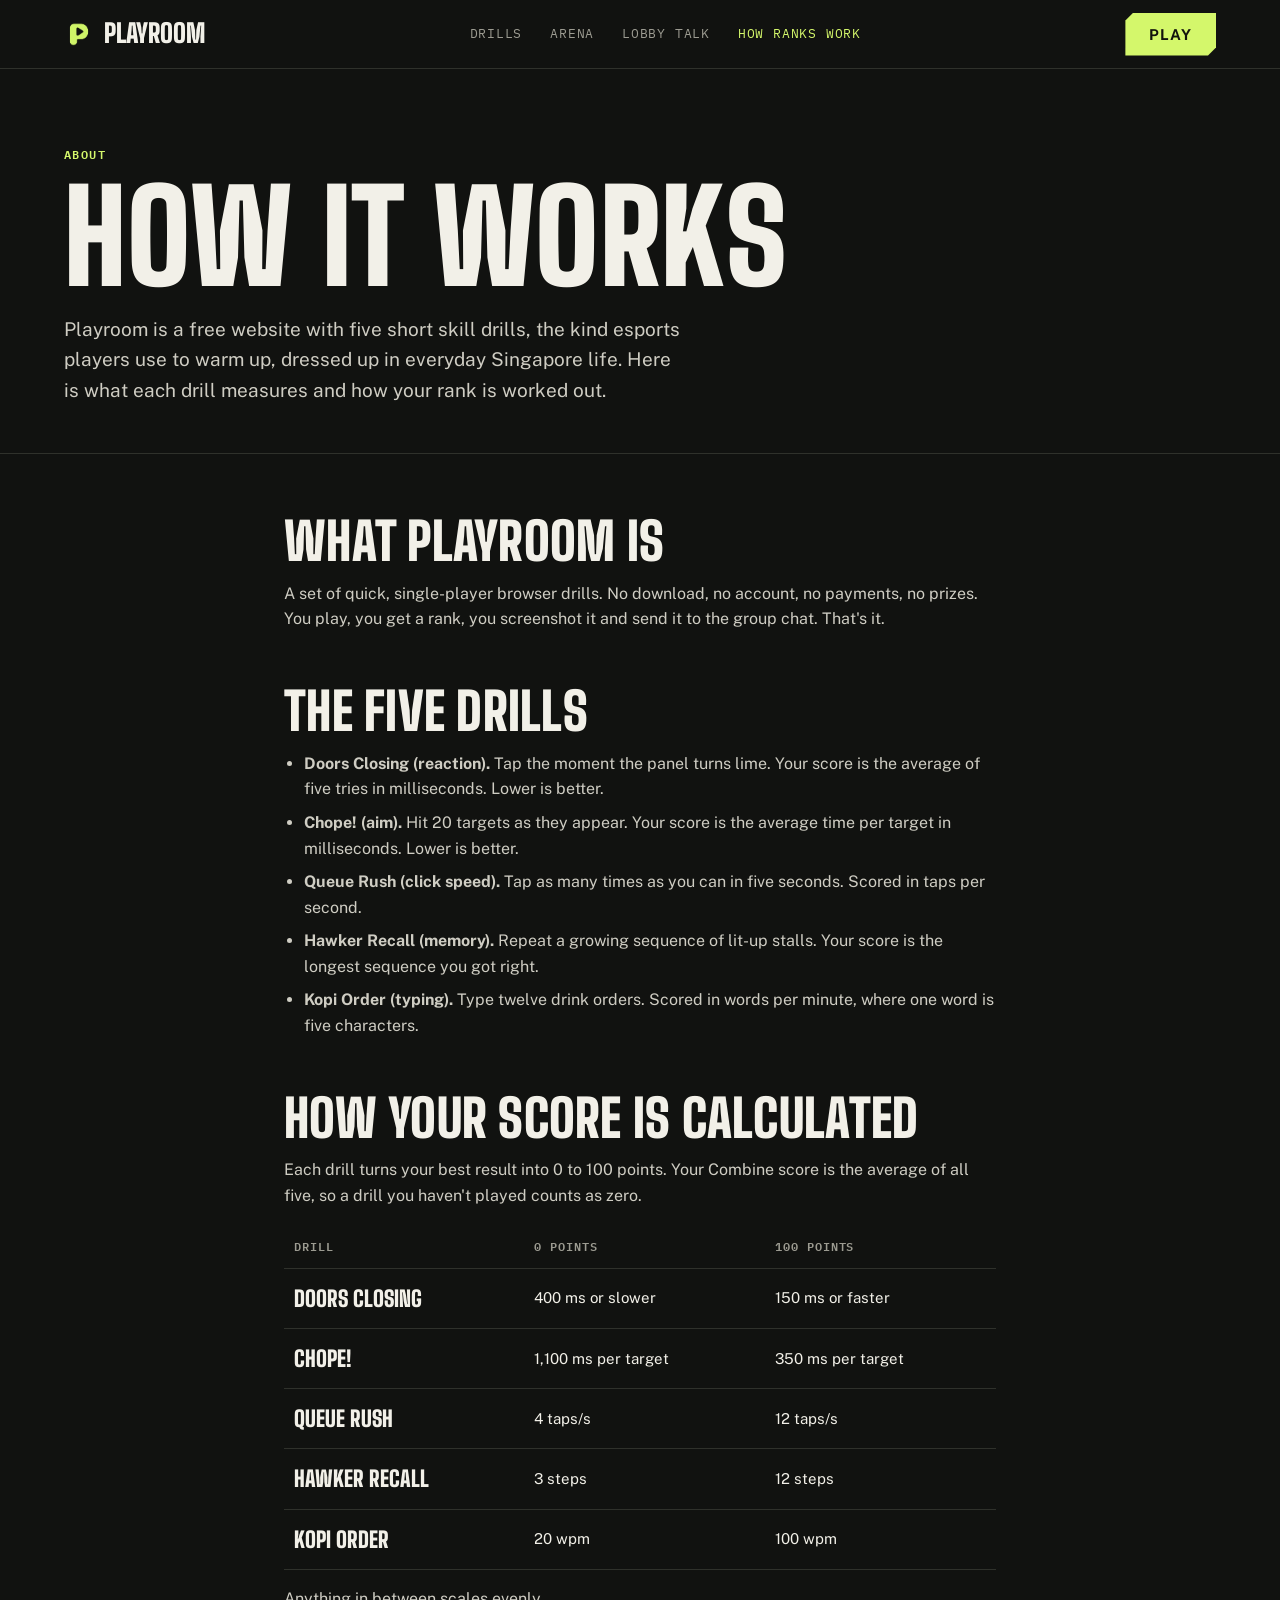
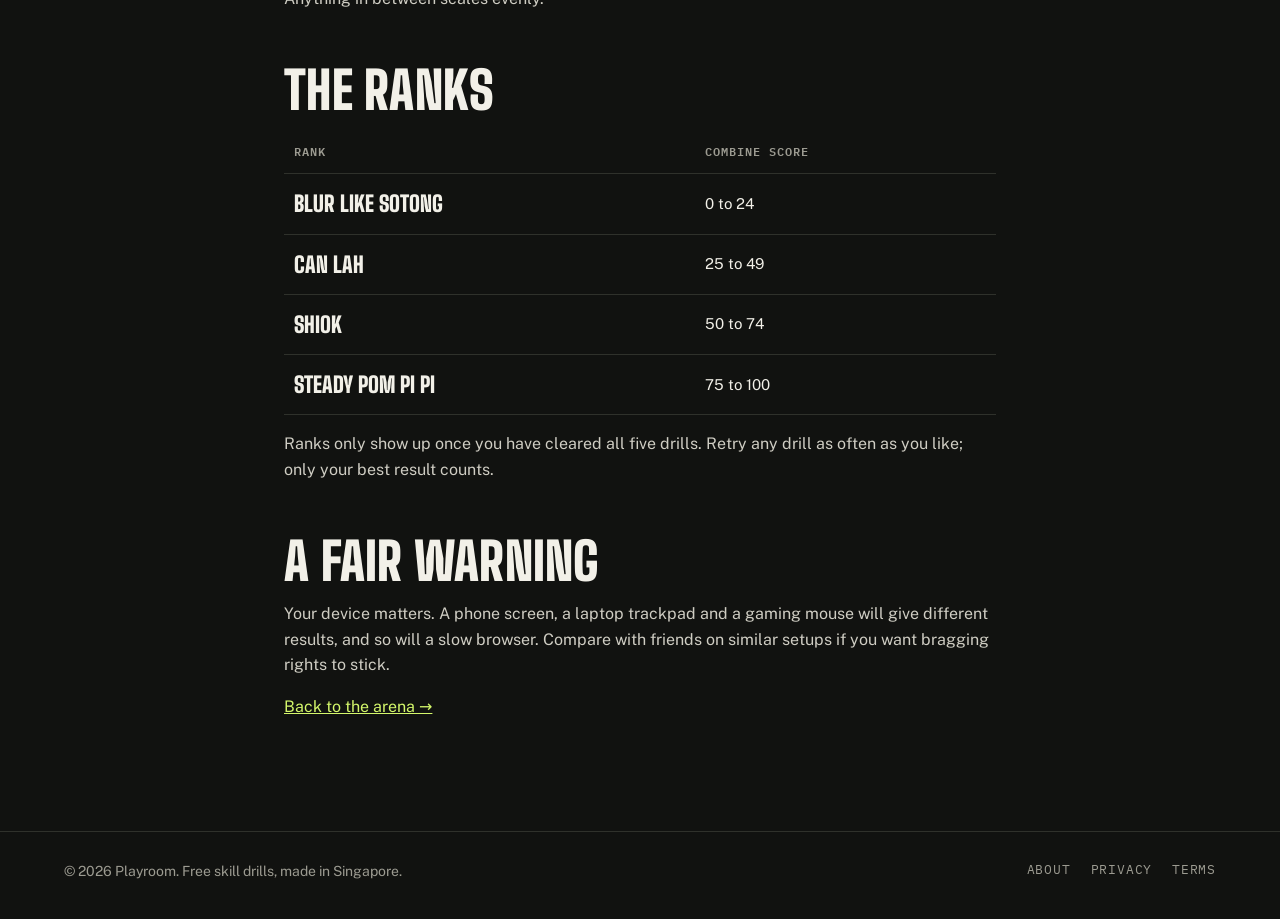
<file: about.html>
<!doctype html>
<html lang="en-SG">
<head>
<meta charset="utf-8">
<meta name="viewport" content="width=device-width, initial-scale=1">
<link rel="icon" type="image/png" href="assets/playroom-logo.png">
<title>About Playroom and how Combine ranks work</title>
<meta name="description" content="What Playroom is, what each Combine drill measures, and exactly how your score and rank are calculated.">
<meta name="robots" content="index, follow">
<link rel="canonical" href="https://c88gaming.com/about.html">
<link rel="preconnect" href="https://fonts.googleapis.com">
<link rel="preconnect" href="https://fonts.gstatic.com" crossorigin>
<link href="https://fonts.googleapis.com/css2?family=Big+Shoulders+Display:wght@700;900&family=IBM+Plex+Mono:wght@500;600&family=Public+Sans:wght@400;600&display=swap" rel="stylesheet">
<link rel="stylesheet" href="styles.css">
</head>
<body>

<header>
  <div class="wrap">
    <a class="logo" href="/"><img src="assets/playroom-logo.png" alt="" width="30" height="30">Playroom</a>
    <nav class="main" aria-label="Main">
      <a href="/#drills">Drills</a>
      <a href="/#arena">Arena</a>
      <a href="/#lobby">Lobby talk</a>
      <a href="about.html" aria-current="page">How ranks work</a>
    </nav>
    <a class="btn" href="/#arena">Play</a>
  </div>
</header>

<main>
  <section class="page-hero">
    <div class="wrap">
      <span class="kicker">About</span>
      <h1>How it works</h1>
      <p>Playroom is a free website with five short skill drills, the kind esports players use to warm up, dressed up in everyday Singapore life. Here is what each drill measures and how your rank is worked out.</p>
    </div>
  </section>
  <section class="prose">
    <div class="wrap">
<h2>What Playroom is</h2>
<p>A set of quick, single-player browser drills. No download, no account, no payments, no prizes. You play, you get a rank, you screenshot it and send it to the group chat. That's it.</p>
<h2>The five drills</h2>
<ul>
  <li><strong>Doors Closing (reaction).</strong> Tap the moment the panel turns lime. Your score is the average of five tries in milliseconds. Lower is better.</li>
  <li><strong>Chope! (aim).</strong> Hit 20 targets as they appear. Your score is the average time per target in milliseconds. Lower is better.</li>
  <li><strong>Queue Rush (click speed).</strong> Tap as many times as you can in five seconds. Scored in taps per second.</li>
  <li><strong>Hawker Recall (memory).</strong> Repeat a growing sequence of lit-up stalls. Your score is the longest sequence you got right.</li>
  <li><strong>Kopi Order (typing).</strong> Type twelve drink orders. Scored in words per minute, where one word is five characters.</li>
</ul>
<h2>How your score is calculated</h2>
<p>Each drill turns your best result into 0 to 100 points. Your Combine score is the average of all five, so a drill you haven't played counts as zero.</p>
<table class="ranktable">
  <thead><tr><th>Drill</th><th>0 points</th><th>100 points</th></tr></thead>
  <tbody>
    <tr><td>Doors Closing</td><td>400 ms or slower</td><td>150 ms or faster</td></tr>
    <tr><td>Chope!</td><td>1,100 ms per target</td><td>350 ms per target</td></tr>
    <tr><td>Queue Rush</td><td>4 taps/s</td><td>12 taps/s</td></tr>
    <tr><td>Hawker Recall</td><td>3 steps</td><td>12 steps</td></tr>
    <tr><td>Kopi Order</td><td>20 wpm</td><td>100 wpm</td></tr>
  </tbody>
</table>
<p>Anything in between scales evenly.</p>
<h2>The ranks</h2>
<table class="ranktable">
  <thead><tr><th>Rank</th><th>Combine score</th></tr></thead>
  <tbody>
    <tr><td>Blur Like Sotong</td><td>0 to 24</td></tr>
    <tr><td>Can Lah</td><td>25 to 49</td></tr>
    <tr><td>Shiok</td><td>50 to 74</td></tr>
    <tr><td>Steady Pom Pi Pi</td><td>75 to 100</td></tr>
  </tbody>
</table>
<p>Ranks only show up once you have cleared all five drills. Retry any drill as often as you like; only your best result counts.</p>
<h2>A fair warning</h2>
<p>Your device matters. A phone screen, a laptop trackpad and a gaming mouse will give different results, and so will a slow browser. Compare with friends on similar setups if you want bragging rights to stick.</p>
<p><a href="/#arena">Back to the arena &rarr;</a></p>
    </div>
  </section>
</main>

<footer>
  <div class="wrap">
    <span>&copy; 2026 Playroom. Free skill drills, made in Singapore.</span>
    <nav aria-label="Footer">
      <a href="about.html">About</a>
      <a href="privacy.html">Privacy</a>
      <a href="terms.html">Terms</a>
    </nav>
  </div>
</footer>
</body>
</html>
</file>
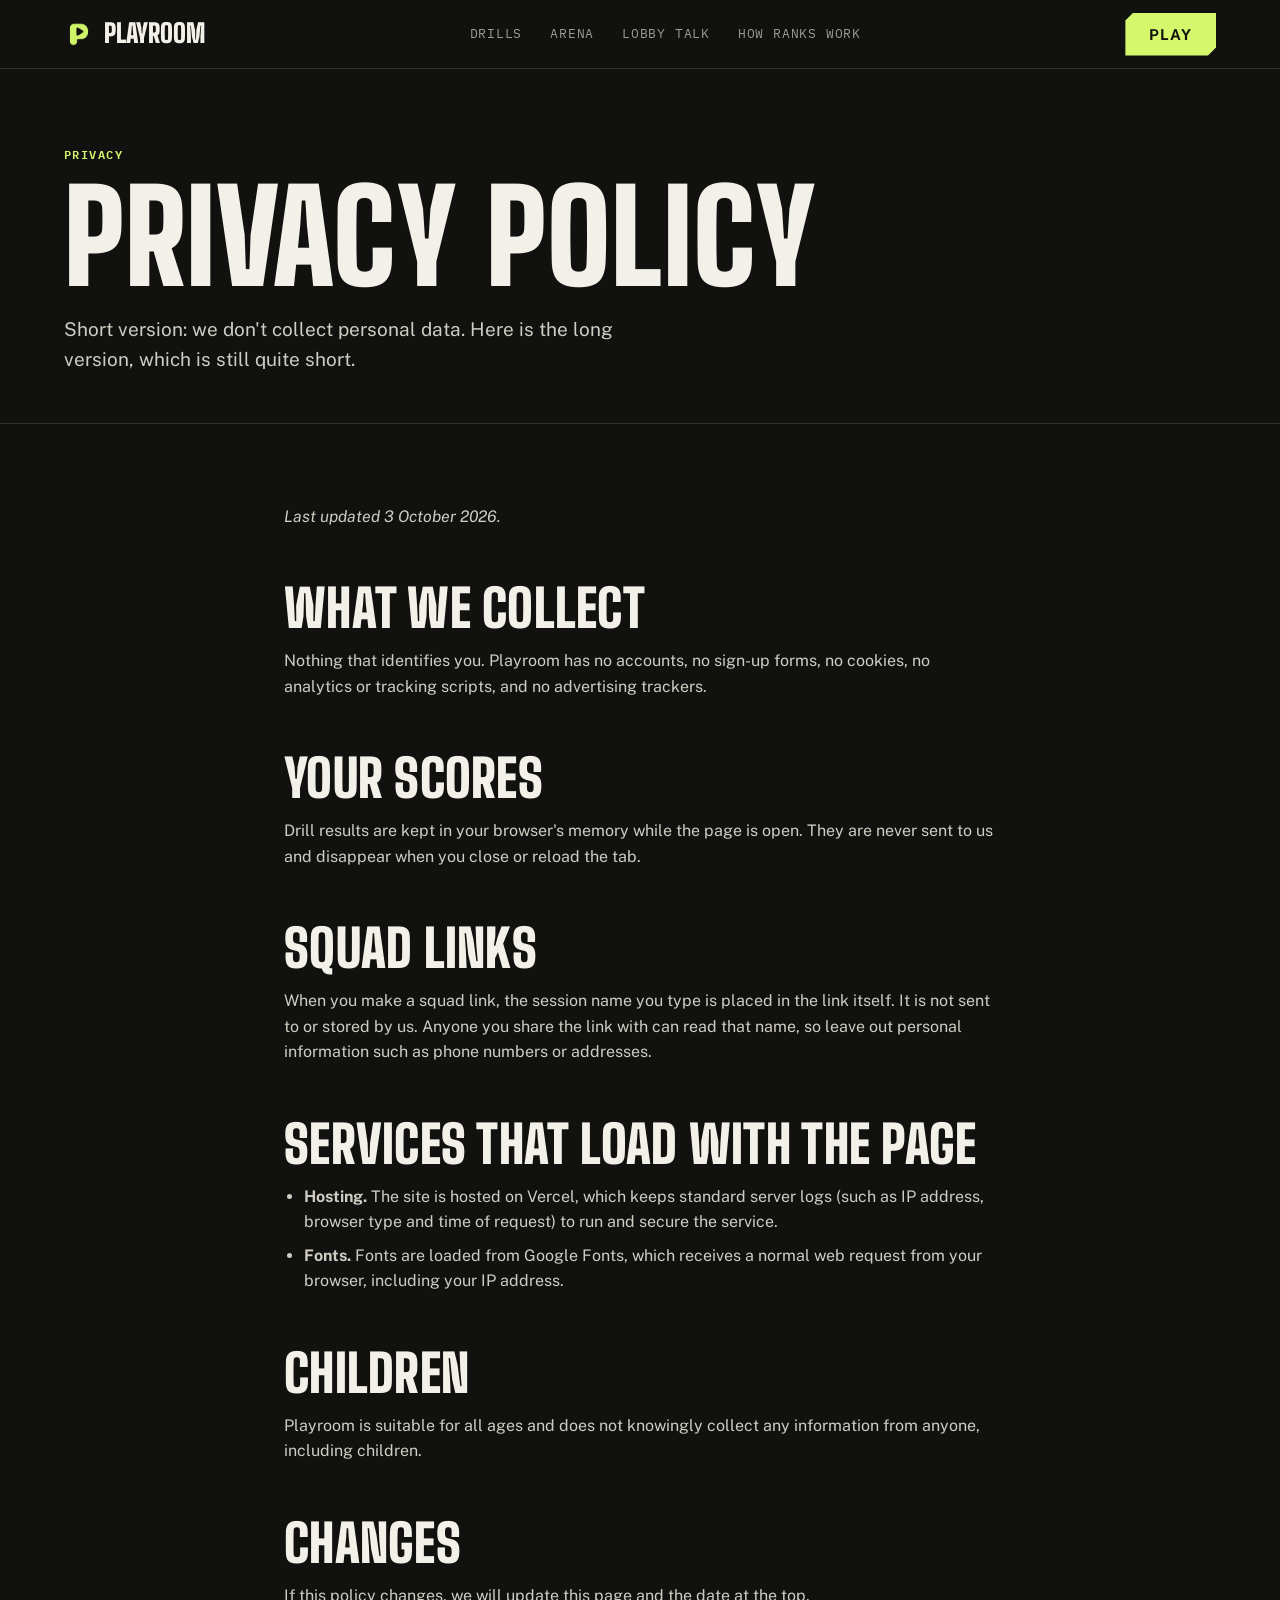
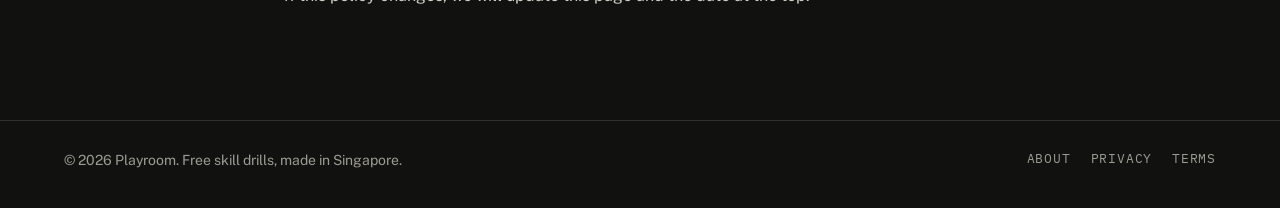
<file: privacy.html>
<!doctype html>
<html lang="en-SG">
<head>
<meta charset="utf-8">
<meta name="viewport" content="width=device-width, initial-scale=1">
<link rel="icon" type="image/png" href="assets/playroom-logo.png">
<title>Privacy policy — Playroom</title>
<meta name="description" content="Playroom does not use accounts, cookies or analytics. Here is exactly what happens to your data when you play.">
<meta name="robots" content="index, follow">
<link rel="canonical" href="https://c88gaming.com/privacy.html">
<link rel="preconnect" href="https://fonts.googleapis.com">
<link rel="preconnect" href="https://fonts.gstatic.com" crossorigin>
<link href="https://fonts.googleapis.com/css2?family=Big+Shoulders+Display:wght@700;900&family=IBM+Plex+Mono:wght@500;600&family=Public+Sans:wght@400;600&display=swap" rel="stylesheet">
<link rel="stylesheet" href="styles.css">
</head>
<body>

<header>
  <div class="wrap">
    <a class="logo" href="/"><img src="assets/playroom-logo.png" alt="" width="30" height="30">Playroom</a>
    <nav class="main" aria-label="Main">
      <a href="/#drills">Drills</a>
      <a href="/#arena">Arena</a>
      <a href="/#lobby">Lobby talk</a>
      <a href="about.html">How ranks work</a>
    </nav>
    <a class="btn" href="/#arena">Play</a>
  </div>
</header>

<main>
  <section class="page-hero">
    <div class="wrap">
      <span class="kicker">Privacy</span>
      <h1>Privacy policy</h1>
      <p>Short version: we don't collect personal data. Here is the long version, which is still quite short.</p>
    </div>
  </section>
  <section class="prose">
    <div class="wrap">
<p><em>Last updated 3 October 2026.</em></p>
<h2>What we collect</h2>
<p>Nothing that identifies you. Playroom has no accounts, no sign-up forms, no cookies, no analytics or tracking scripts, and no advertising trackers.</p>
<h2>Your scores</h2>
<p>Drill results are kept in your browser's memory while the page is open. They are never sent to us and disappear when you close or reload the tab.</p>
<h2>Squad links</h2>
<p>When you make a squad link, the session name you type is placed in the link itself. It is not sent to or stored by us. Anyone you share the link with can read that name, so leave out personal information such as phone numbers or addresses.</p>
<h2>Services that load with the page</h2>
<ul>
  <li><strong>Hosting.</strong> The site is hosted on Vercel, which keeps standard server logs (such as IP address, browser type and time of request) to run and secure the service.</li>
  <li><strong>Fonts.</strong> Fonts are loaded from Google Fonts, which receives a normal web request from your browser, including your IP address.</li>
</ul>
<h2>Children</h2>
<p>Playroom is suitable for all ages and does not knowingly collect any information from anyone, including children.</p>
<h2>Changes</h2>
<p>If this policy changes, we will update this page and the date at the top.</p>
    </div>
  </section>
</main>

<footer>
  <div class="wrap">
    <span>&copy; 2026 Playroom. Free skill drills, made in Singapore.</span>
    <nav aria-label="Footer">
      <a href="about.html">About</a>
      <a href="privacy.html">Privacy</a>
      <a href="terms.html">Terms</a>
    </nav>
  </div>
</footer>
</body>
</html>
</file>
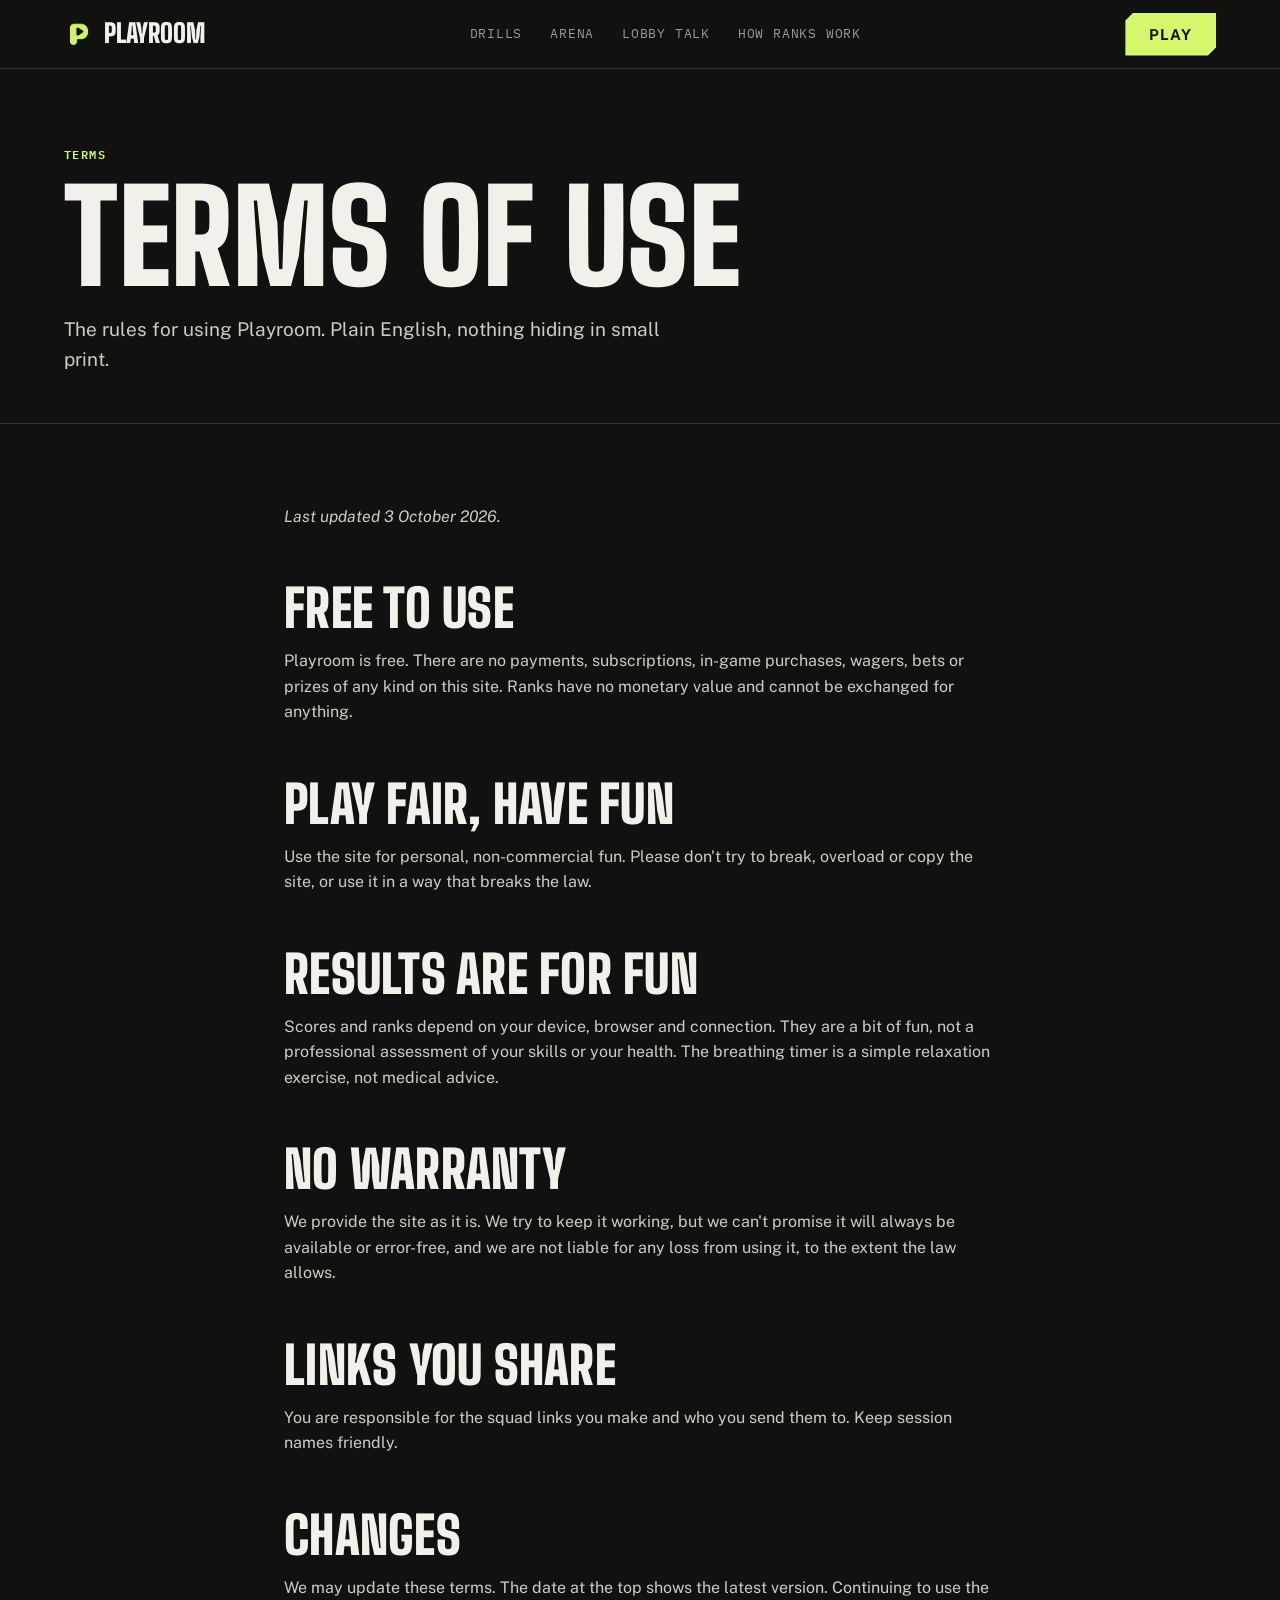
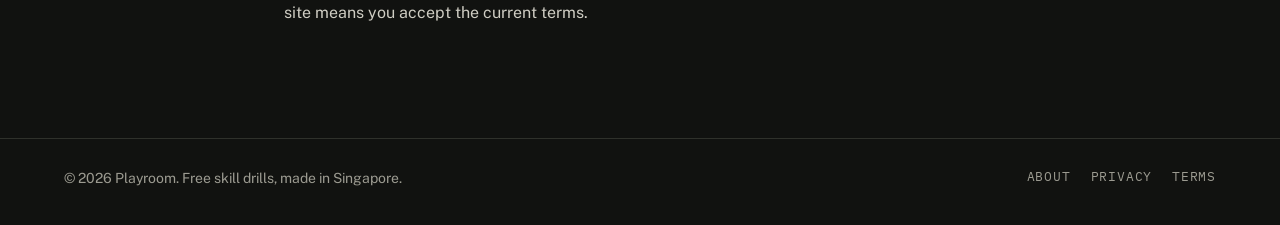
<file: terms.html>
<!doctype html>
<html lang="en-SG">
<head>
<meta charset="utf-8">
<meta name="viewport" content="width=device-width, initial-scale=1">
<link rel="icon" type="image/png" href="assets/playroom-logo.png">
<title>Terms of use — Playroom</title>
<meta name="description" content="The terms for using Playroom: free skill drills with no payments, prizes or wagering.">
<meta name="robots" content="index, follow">
<link rel="canonical" href="https://c88gaming.com/terms.html">
<link rel="preconnect" href="https://fonts.googleapis.com">
<link rel="preconnect" href="https://fonts.gstatic.com" crossorigin>
<link href="https://fonts.googleapis.com/css2?family=Big+Shoulders+Display:wght@700;900&family=IBM+Plex+Mono:wght@500;600&family=Public+Sans:wght@400;600&display=swap" rel="stylesheet">
<link rel="stylesheet" href="styles.css">
</head>
<body>

<header>
  <div class="wrap">
    <a class="logo" href="/"><img src="assets/playroom-logo.png" alt="" width="30" height="30">Playroom</a>
    <nav class="main" aria-label="Main">
      <a href="/#drills">Drills</a>
      <a href="/#arena">Arena</a>
      <a href="/#lobby">Lobby talk</a>
      <a href="about.html">How ranks work</a>
    </nav>
    <a class="btn" href="/#arena">Play</a>
  </div>
</header>

<main>
  <section class="page-hero">
    <div class="wrap">
      <span class="kicker">Terms</span>
      <h1>Terms of use</h1>
      <p>The rules for using Playroom. Plain English, nothing hiding in small print.</p>
    </div>
  </section>
  <section class="prose">
    <div class="wrap">
<p><em>Last updated 3 October 2026.</em></p>
<h2>Free to use</h2>
<p>Playroom is free. There are no payments, subscriptions, in-game purchases, wagers, bets or prizes of any kind on this site. Ranks have no monetary value and cannot be exchanged for anything.</p>
<h2>Play fair, have fun</h2>
<p>Use the site for personal, non-commercial fun. Please don't try to break, overload or copy the site, or use it in a way that breaks the law.</p>
<h2>Results are for fun</h2>
<p>Scores and ranks depend on your device, browser and connection. They are a bit of fun, not a professional assessment of your skills or your health. The breathing timer is a simple relaxation exercise, not medical advice.</p>
<h2>No warranty</h2>
<p>We provide the site as it is. We try to keep it working, but we can't promise it will always be available or error-free, and we are not liable for any loss from using it, to the extent the law allows.</p>
<h2>Links you share</h2>
<p>You are responsible for the squad links you make and who you send them to. Keep session names friendly.</p>
<h2>Changes</h2>
<p>We may update these terms. The date at the top shows the latest version. Continuing to use the site means you accept the current terms.</p>
    </div>
  </section>
</main>

<footer>
  <div class="wrap">
    <span>&copy; 2026 Playroom. Free skill drills, made in Singapore.</span>
    <nav aria-label="Footer">
      <a href="about.html">About</a>
      <a href="privacy.html">Privacy</a>
      <a href="terms.html">Terms</a>
    </nav>
  </div>
</footer>
</body>
</html>
</file>
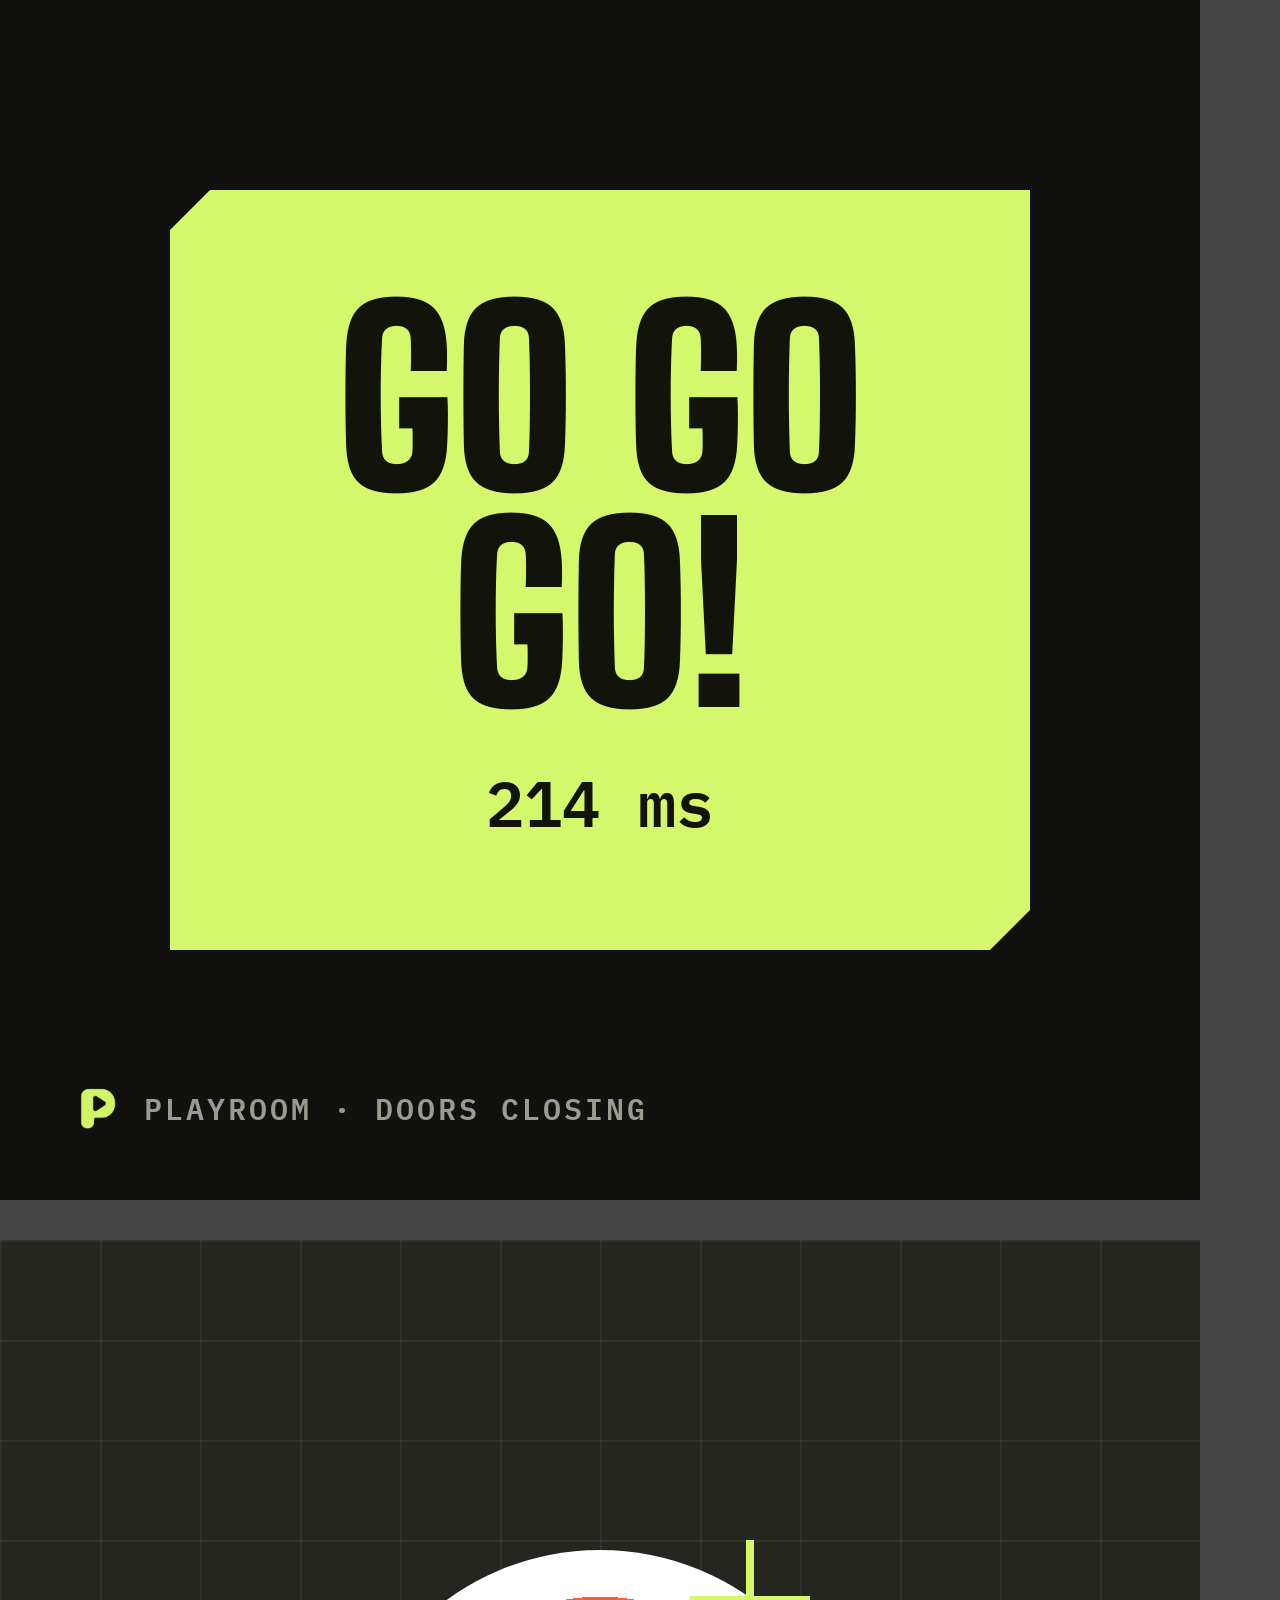
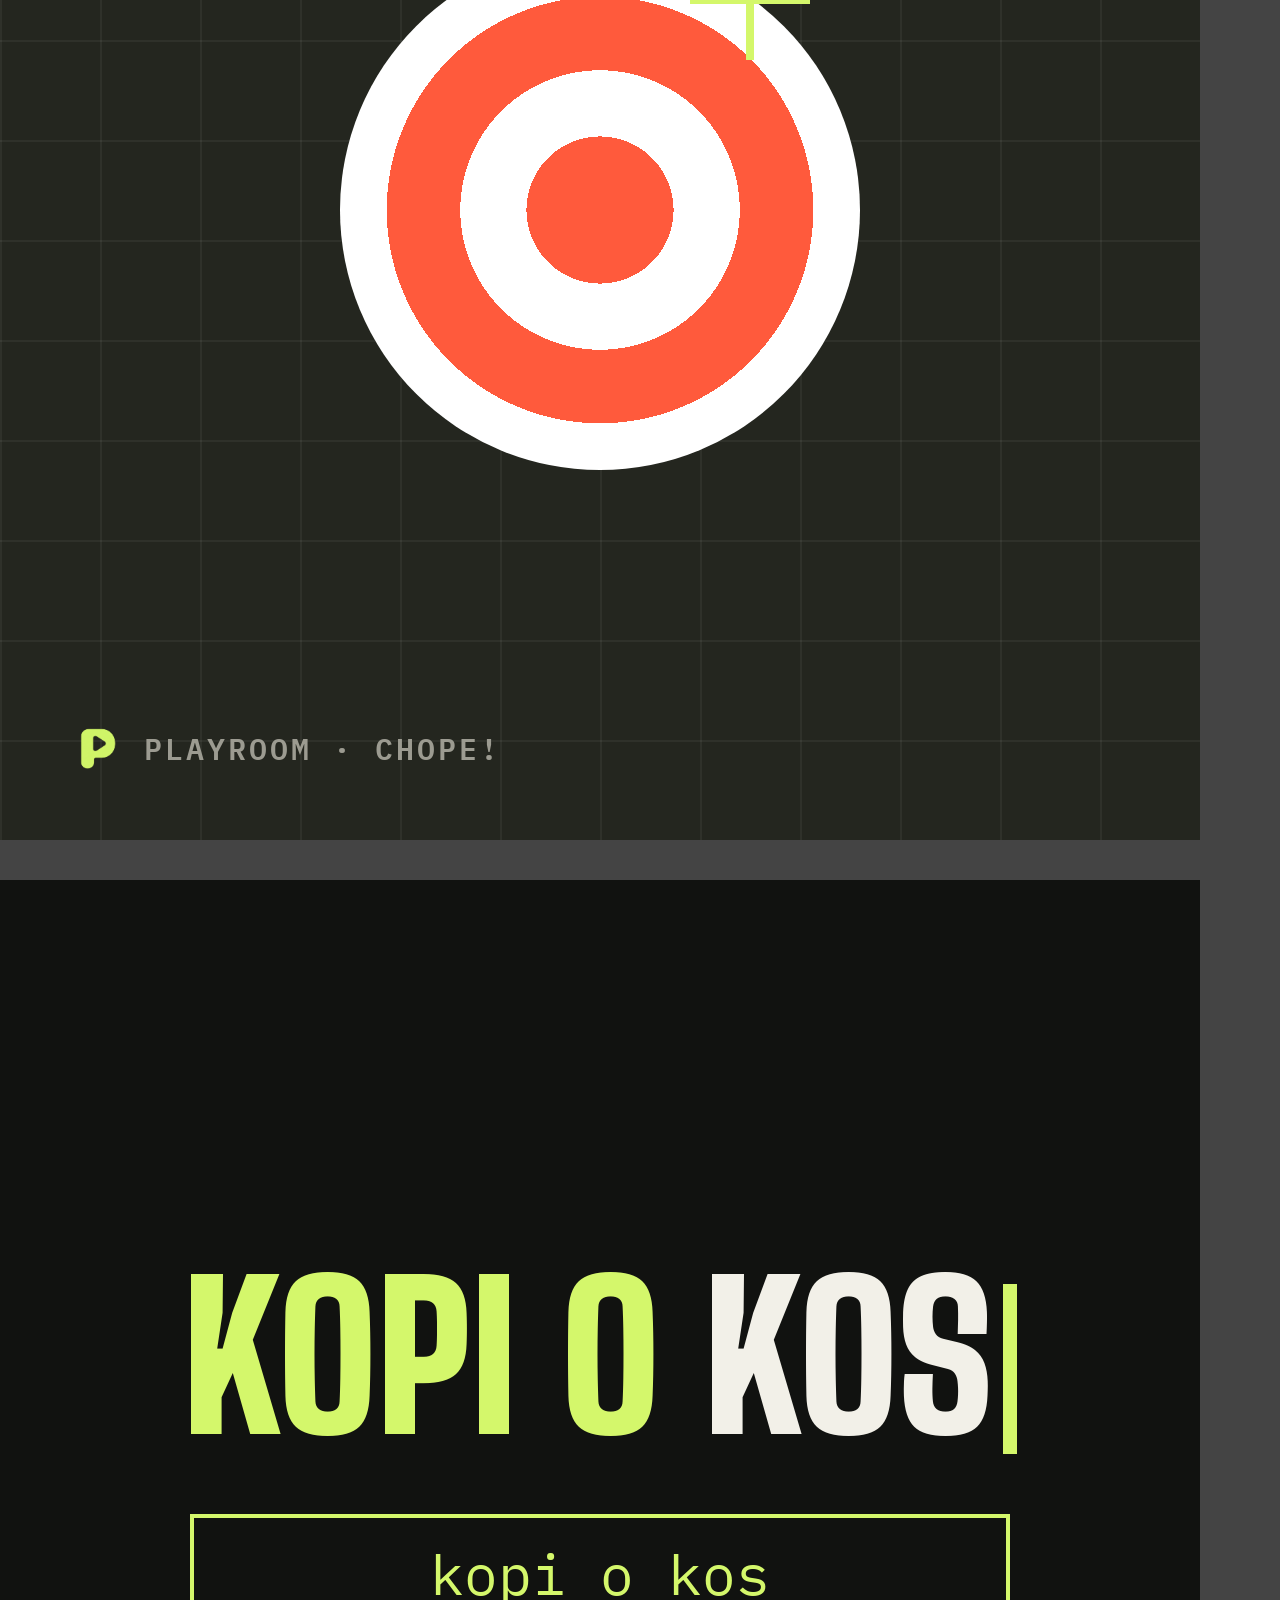
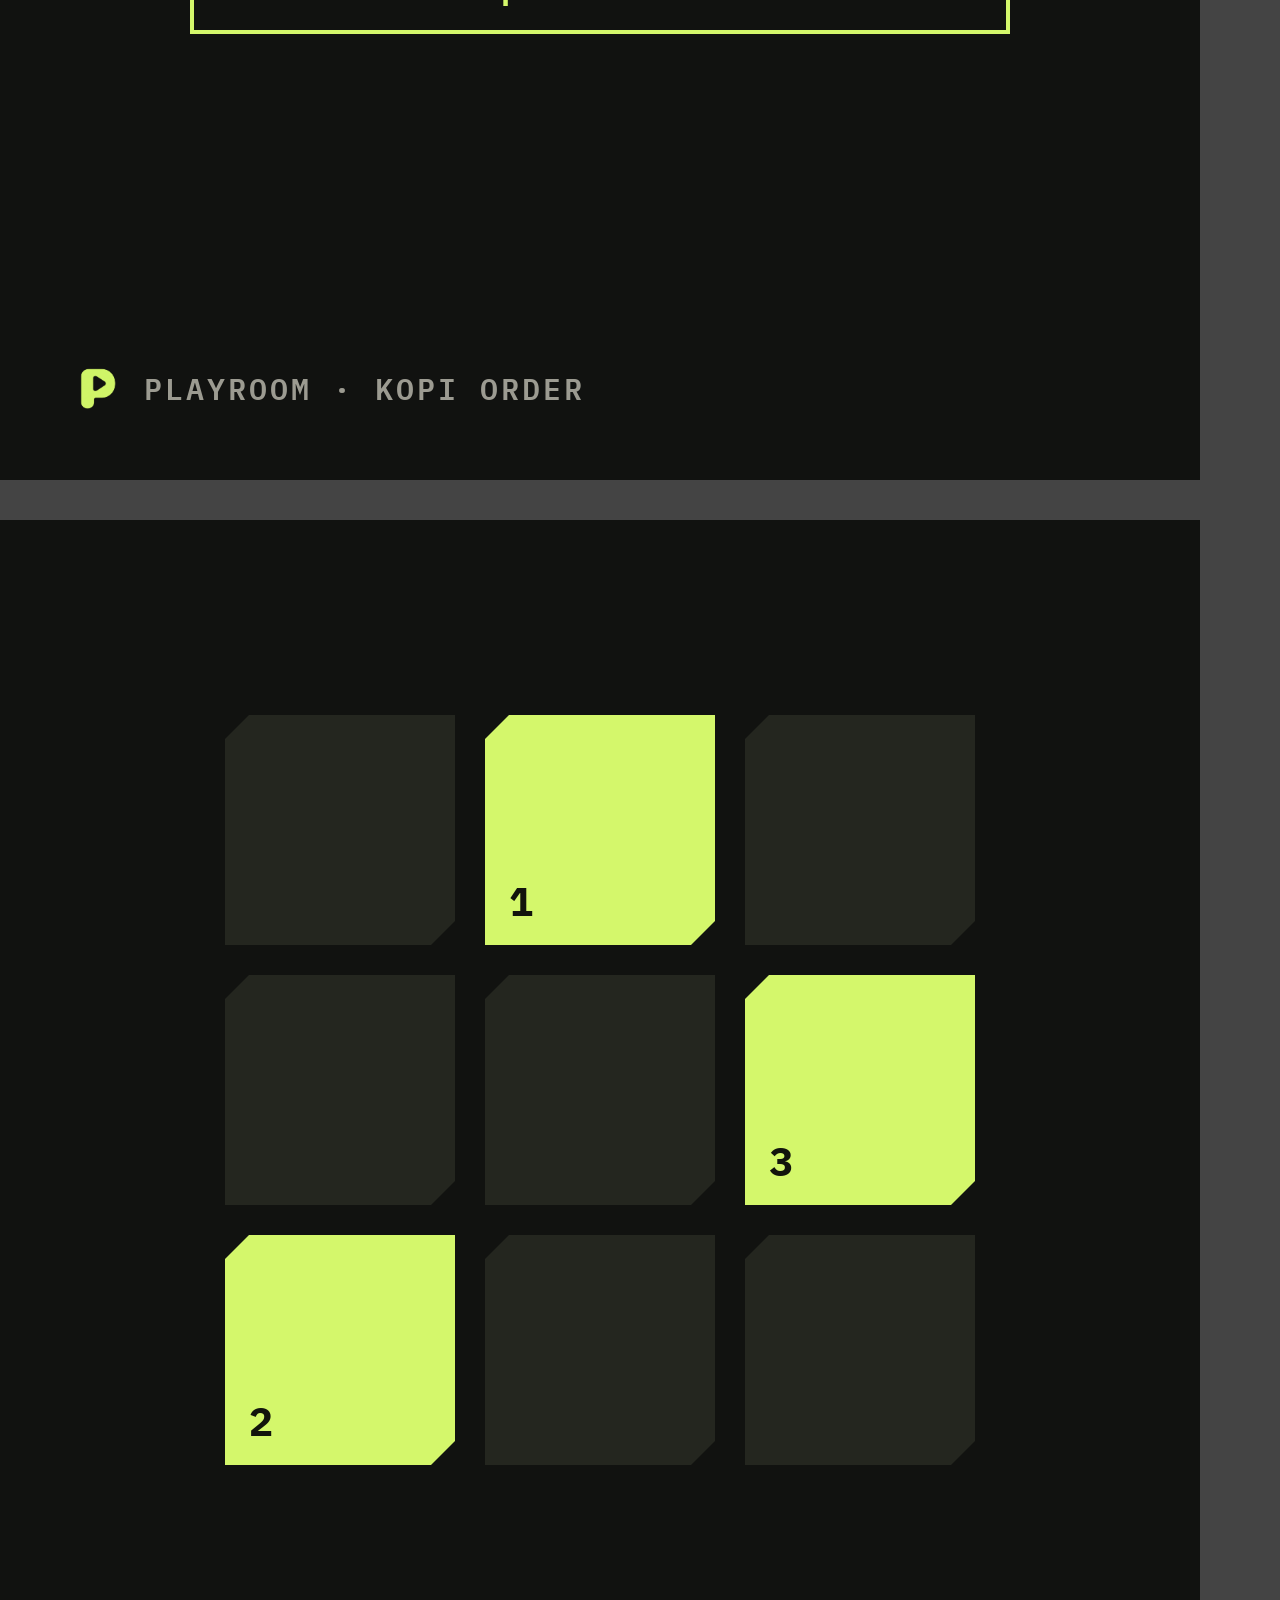
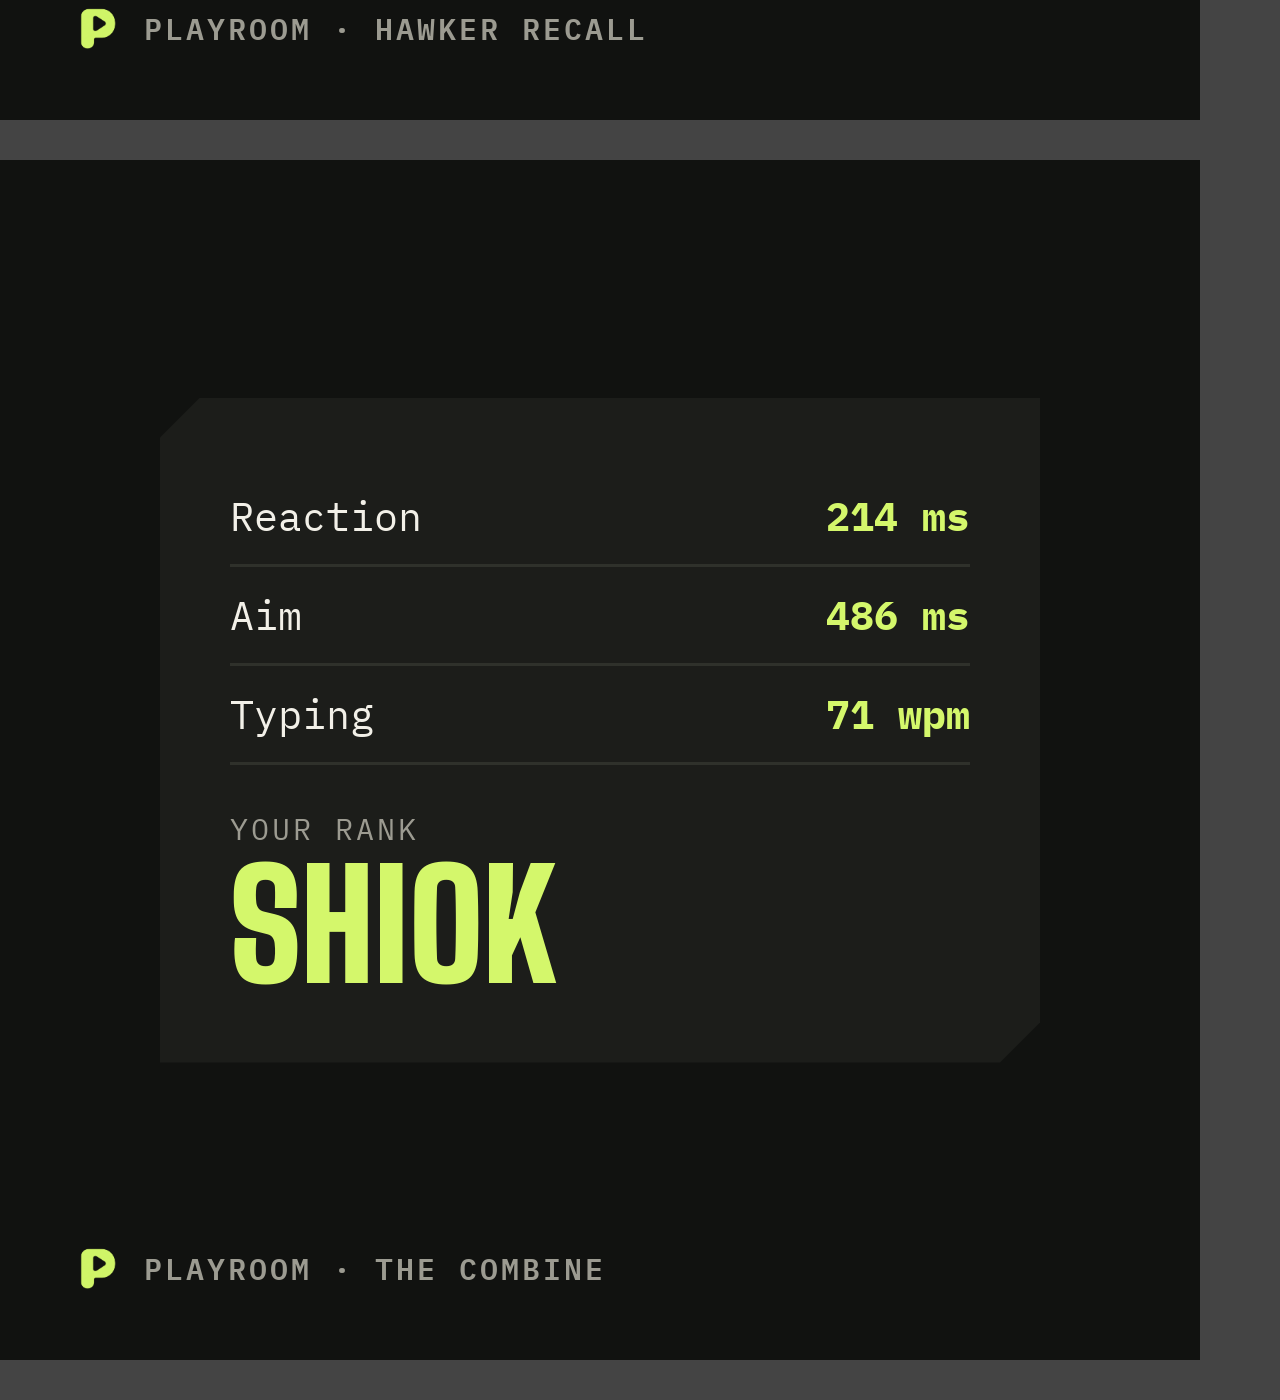
<file: ads/creatives.html>
<!doctype html>
<html lang="en">
<head>
<meta charset="utf-8">
<title>Playroom ad creatives</title>
<link href="https://fonts.googleapis.com/css2?family=Big+Shoulders+Display:wght@700;900&family=IBM+Plex+Mono:wght@500;600&display=swap" rel="stylesheet">
<style>
  :root { --bg: #111210; --panel: #1c1d1a; --panel-2: #24261f; --text: #f2f0e8; --muted: #9c9b91; --lime: #d4f76b; --red: #ff5a3c; --ink: #12140c; }
  * { box-sizing: border-box; margin: 0; }
  body { background: #444; font-family: "IBM Plex Mono", monospace; }
  .ad { width: 1200px; height: 1200px; background: var(--bg); color: var(--text); position: relative; overflow: hidden; display: grid; place-items: center; margin-bottom: 40px; }
  .disp { font-family: "Big Shoulders Display", Impact, sans-serif; font-weight: 900; text-transform: uppercase; line-height: .9; }
  .cut { clip-path: polygon(40px 0, 100% 0, 100% calc(100% - 40px), calc(100% - 40px) 100%, 0 100%, 0 40px); }
  .tag { position: absolute; left: 70px; bottom: 64px; display: flex; align-items: center; gap: 18px; font-size: 30px; font-weight: 600; letter-spacing: .1em; text-transform: uppercase; color: var(--muted); }
  .tag img { width: 56px; height: 56px; }

  /* 1. Reaction: the GO panel */
  #reaction .panel { width: 860px; height: 760px; background: var(--lime); color: var(--ink); display: grid; place-items: center; text-align: center; margin-top: -60px; }
  #reaction .panel .disp { font-size: 240px; }
  #reaction .panel .ms { font-size: 64px; font-weight: 600; margin-top: 30px; }

  /* 2. Aim: target on a grid */
  #aim { background: linear-gradient(#ffffff0d 2px, transparent 2px) 0 0 / 100px 100px, linear-gradient(90deg, #ffffff0d 2px, transparent 2px) 0 0 / 100px 100px, var(--panel-2); }
  #aim .target { width: 520px; height: 520px; border-radius: 50%; margin-top: -60px; background: radial-gradient(circle, var(--red) 0 20%, #fff 20% 38%, var(--red) 38% 58%, #fff 58% 76%, var(--red) 76%); }
  #aim .cross { position: absolute; width: 120px; height: 120px; left: 690px; top: 300px; }
  #aim .cross::before, #aim .cross::after { content: ""; position: absolute; background: var(--lime); }
  #aim .cross::before { left: 56px; top: 0; width: 8px; height: 120px; }
  #aim .cross::after { top: 56px; left: 0; height: 8px; width: 120px; }

  /* 3. Typing: a kopi order being typed */
  #typing .stack { text-align: center; margin-top: -60px; }
  #typing .order { font-size: 200px; }
  #typing .order span { color: var(--lime); }
  #typing .caret { display: inline-block; width: 14px; height: 170px; background: var(--lime); vertical-align: -20px; margin-left: 10px; }
  #typing .field { margin: 60px auto 0; width: 820px; height: 120px; border: 4px solid var(--lime); font-size: 56px; display: flex; align-items: center; justify-content: center; color: var(--lime); }

  /* 4. Memory: 3x3 stalls with a lit path */
  #memory .grid { display: grid; grid-template-columns: repeat(3, 230px); gap: 30px; margin-top: -60px; }
  #memory .grid div { height: 230px; background: var(--panel-2); clip-path: polygon(24px 0, 100% 0, 100% calc(100% - 24px), calc(100% - 24px) 100%, 0 100%, 0 24px); position: relative; }
  #memory .grid div.on { background: var(--lime); }
  #memory .grid div b { position: absolute; left: 24px; bottom: 18px; font-size: 40px; color: var(--ink); }

  /* 5. Combine: the rank card */
  #combine .card { width: 880px; background: var(--panel); padding: 70px; margin-top: -60px; }
  #combine .row { display: flex; justify-content: space-between; font-size: 40px; padding: 22px 0; border-bottom: 3px solid #2f312b; }
  #combine .row b { color: var(--lime); }
  #combine .rank { font-size: 30px; letter-spacing: .1em; color: var(--muted); margin-top: 44px; text-transform: uppercase; }
  #combine .rank .disp { font-size: 150px; color: var(--lime); letter-spacing: 0; margin-top: 10px; }
</style>
</head>
<body>

<section class="ad" id="reaction">
  <div class="panel cut"><div><div class="disp">Go go go!</div><div class="ms">214 ms</div></div></div>
  <div class="tag"><img src="../assets/playroom-logo.png" alt="">Playroom · Doors Closing</div>
</section>

<section class="ad" id="aim">
  <div class="target"></div><div class="cross"></div>
  <div class="tag"><img src="../assets/playroom-logo.png" alt="">Playroom · Chope!</div>
</section>

<section class="ad" id="typing">
  <div class="stack"><div class="order disp"><span>Kopi o</span> kos<i class="caret"></i></div><div class="field">kopi o kos</div></div>
  <div class="tag"><img src="../assets/playroom-logo.png" alt="">Playroom · Kopi Order</div>
</section>

<section class="ad" id="memory">
  <div class="grid"><div></div><div class="on"><b>1</b></div><div></div><div></div><div></div><div class="on"><b>3</b></div><div class="on"><b>2</b></div><div></div><div></div></div>
  <div class="tag"><img src="../assets/playroom-logo.png" alt="">Playroom · Hawker Recall</div>
</section>

<section class="ad" id="combine">
  <div class="card cut">
    <div class="row"><span>Reaction</span><b>214 ms</b></div>
    <div class="row"><span>Aim</span><b>486 ms</b></div>
    <div class="row"><span>Typing</span><b>71 wpm</b></div>
    <div class="rank">Your rank<div class="disp">Shiok</div></div>
  </div>
  <div class="tag"><img src="../assets/playroom-logo.png" alt="">Playroom · The Combine</div>
</section>

</body>
</html>
</file>
<file: styles.css>
:root {
  --bg: #111210;
  --bg-2: #171815;
  --panel: #1c1d1a;
  --panel-2: #24261f;
  --line: #2f312b;
  --text: #f2f0e8;
  --muted: #9c9b91;
  --lime: #d4f76b;
  --red: #ff5a3c;
  --display: "Big Shoulders Display", "Arial Narrow", Impact, sans-serif;
  --body: "Public Sans", system-ui, -apple-system, "Segoe UI", sans-serif;
  --mono: "IBM Plex Mono", ui-monospace, Consolas, monospace;
  --cut: polygon(14px 0, 100% 0, 100% calc(100% - 14px), calc(100% - 14px) 100%, 0 100%, 0 14px);
  --cut-sm: polygon(8px 0, 100% 0, 100% calc(100% - 8px), calc(100% - 8px) 100%, 0 100%, 0 8px);
}
* { box-sizing: border-box; }
html { scroll-behavior: smooth; }
body { margin: 0; background: var(--bg); color: var(--text); font: 400 16px/1.6 var(--body); -webkit-font-smoothing: antialiased; }
a { color: inherit; }
button, input { font: inherit; color: inherit; }
h1, h2, h3 { font-family: var(--display); font-weight: 900; text-transform: uppercase; line-height: .9; margin: 0; letter-spacing: .005em; }
.wrap { max-width: 1200px; margin: 0 auto; padding: 0 24px; }
.mono { font-family: var(--mono); }
.kicker { font-family: var(--mono); font-size: 12px; font-weight: 600; letter-spacing: .12em; text-transform: uppercase; color: var(--lime); }
:focus-visible { outline: 2px solid var(--lime); outline-offset: 3px; }

.btn { display: inline-flex; align-items: center; gap: 10px; background: var(--lime); color: #12140c; border: 0; padding: 14px 24px; font: 700 15px/1 var(--body); text-transform: uppercase; letter-spacing: .06em; text-decoration: none; cursor: pointer; clip-path: var(--cut-sm); }
.btn:hover { background: #e4ff95; }
.btn.dark { background: var(--panel-2); color: var(--text); }
.btn.dark:hover { background: #30332a; }
.btn:disabled { opacity: .4; cursor: default; }

/* Header */
header { border-bottom: 1px solid var(--line); background: var(--bg); position: sticky; top: 0; z-index: 20; }
header .wrap { display: flex; align-items: center; justify-content: space-between; height: 68px; gap: 24px; }
.logo { display: flex; align-items: center; gap: 10px; text-decoration: none; font-family: var(--display); font-weight: 900; font-size: 26px; text-transform: uppercase; }
.logo img { width: 30px; height: 30px; }
nav { display: flex; gap: 28px; font-family: var(--mono); font-size: 13px; text-transform: uppercase; letter-spacing: .06em; }
nav a { text-decoration: none; color: var(--muted); }
nav a:hover { color: var(--lime); }

/* Hero */
.hero { padding: 64px 0 80px; border-bottom: 1px solid var(--line); background:
    repeating-linear-gradient(90deg, transparent 0 119px, #ffffff07 119px 120px), var(--bg); }
.hero .wrap { display: grid; grid-template-columns: 1fr 420px; gap: 64px; align-items: center; }
.hero h1 { font-size: clamp(76px, 12vw, 168px); margin: 14px 0 20px; }
.hero h1 span { color: var(--lime); }
.hero .lead { font-size: 19px; color: #cfcdc3; max-width: 520px; margin: 0 0 30px; }
.hero .actions { display: flex; gap: 12px; flex-wrap: wrap; }
.facts { display: flex; gap: 28px; margin-top: 36px; flex-wrap: wrap; }
.facts div { font-family: var(--mono); font-size: 12px; text-transform: uppercase; letter-spacing: .08em; color: var(--muted); }
.facts b { display: block; font-family: var(--display); font-size: 34px; letter-spacing: 0; color: var(--text); line-height: 1; margin-bottom: 4px; }

/* Scorecard */
.scorecard { background: var(--panel); clip-path: var(--cut); padding: 24px; }
.sc-head { display: flex; justify-content: space-between; align-items: baseline; padding-bottom: 14px; border-bottom: 1px solid var(--line); }
.sc-head h2 { font-size: 30px; }
.sc-row { display: grid; grid-template-columns: 34px 1fr auto; align-items: center; gap: 12px; padding: 12px 0; border-bottom: 1px solid var(--line); cursor: pointer; background: none; border-left: 0; border-right: 0; border-top: 0; width: 100%; text-align: left; }
.sc-row:hover .sc-name { color: var(--lime); }
.sc-num { font-family: var(--mono); font-size: 12px; color: var(--muted); }
.sc-name { font-family: var(--display); font-weight: 700; font-size: 22px; text-transform: uppercase; line-height: 1; }
.sc-name small { display: block; font-family: var(--body); font-size: 12px; text-transform: none; color: var(--muted); font-weight: 400; margin-top: 3px; }
.sc-val { font-family: var(--mono); font-size: 16px; font-weight: 600; color: var(--muted); }
.sc-val.done { color: var(--lime); }
.rank { display: flex; justify-content: space-between; align-items: center; margin-top: 18px; gap: 16px; }
.rank-badge { font-family: var(--display); font-weight: 900; font-size: 30px; text-transform: uppercase; line-height: 1; }
.rank-badge.set { color: var(--lime); }
.rank p { margin: 0; font-size: 13px; color: var(--muted); text-align: right; max-width: 170px; }
.meter { height: 6px; background: var(--panel-2); margin-top: 14px; }
.meter i { display: block; height: 100%; width: 0; background: var(--lime); transition: width .4s; }

/* Sections */
section.block { padding: 96px 0; border-bottom: 1px solid var(--line); }
.sec-head { display: flex; justify-content: space-between; align-items: end; gap: 32px; margin-bottom: 40px; flex-wrap: wrap; }
.sec-head h2 { font-size: clamp(52px, 7vw, 92px); margin-top: 10px; }
.sec-head p { color: var(--muted); max-width: 420px; margin: 0; }

/* Drill cards */
.drills { display: grid; grid-template-columns: repeat(5, 1fr); gap: 12px; }
.drill { background: var(--panel); padding: 22px 20px; clip-path: var(--cut-sm); display: flex; flex-direction: column; min-height: 280px; }
.drill .no { font-family: var(--display); font-weight: 900; font-size: 56px; line-height: .8; color: var(--panel-2); -webkit-text-stroke: 1px #4a4d43; }
.drill h3 { font-size: 32px; margin: 18px 0 4px; }
.drill .tests { font-family: var(--mono); font-size: 11px; text-transform: uppercase; letter-spacing: .08em; color: var(--lime); margin-bottom: 12px; }
.drill p { font-size: 14px; color: var(--muted); margin: 0 0 18px; flex: 1; }
.drill button { align-self: flex-start; }

/* Arena */
.arena { display: grid; grid-template-columns: 220px 1fr; gap: 12px; }
.tabs { display: flex; flex-direction: column; gap: 6px; }
.tab { background: var(--panel); border: 0; text-align: left; padding: 14px 16px; cursor: pointer; display: flex; justify-content: space-between; align-items: center; gap: 10px; clip-path: var(--cut-sm); }
.tab span { font-family: var(--display); font-weight: 700; font-size: 22px; text-transform: uppercase; }
.tab em { font-family: var(--mono); font-style: normal; font-size: 12px; color: var(--muted); }
.tab[aria-selected="true"] { background: var(--lime); color: #12140c; }
.tab[aria-selected="true"] em { color: #3a4216; }
.stage { background: var(--panel); clip-path: var(--cut); display: flex; flex-direction: column; min-height: 520px; }
.hud { display: flex; justify-content: space-between; align-items: center; gap: 16px; padding: 16px 22px; border-bottom: 1px solid var(--line); font-family: var(--mono); font-size: 13px; text-transform: uppercase; letter-spacing: .06em; }
.hud b { color: var(--lime); font-weight: 600; }
.play { flex: 1; position: relative; padding: 22px; display: flex; flex-direction: column; }
.hint { color: var(--muted); font-size: 14px; margin: 0 0 16px; }

.pad { flex: 1; min-height: 340px; border: 0; width: 100%; cursor: pointer; background: var(--panel-2); display: grid; place-items: center; text-align: center; padding: 20px; font-family: var(--display); font-weight: 900; text-transform: uppercase; font-size: clamp(32px, 5vw, 60px); line-height: 1; user-select: none; -webkit-user-select: none; touch-action: manipulation; }
.pad small { display: block; font-family: var(--mono); font-weight: 500; font-size: 14px; letter-spacing: .06em; color: var(--muted); margin-top: 14px; }
.pad.wait { background: #3b1a14; color: #ffb4a5; }
.pad.go { background: var(--lime); color: #12140c; }
.pad.go small { color: #3a4216; }

.field { flex: 1; min-height: 360px; position: relative; background:
    linear-gradient(#ffffff08 1px, transparent 1px) 0 0 / 40px 40px,
    linear-gradient(90deg, #ffffff08 1px, transparent 1px) 0 0 / 40px 40px, var(--panel-2); overflow: hidden; cursor: crosshair; }
.target { position: absolute; width: 46px; height: 46px; margin: -23px 0 0 -23px; border-radius: 50%; border: 0; padding: 0; cursor: crosshair; background: radial-gradient(circle, var(--red) 0 22%, #fff 22% 40%, var(--red) 40% 62%, #fff 62% 78%, var(--red) 78%); }
.overlay { position: absolute; inset: 0; display: grid; place-items: center; text-align: center; background: #111210cc; }
.overlay div { max-width: 360px; }
.overlay h3 { font-size: 44px; margin-bottom: 10px; }
.overlay p { color: var(--muted); margin: 0 0 18px; }

.memgrid { display: grid; grid-template-columns: repeat(3, 1fr); gap: 10px; max-width: 360px; width: 100%; margin: 0 auto 18px; }
.mem { aspect-ratio: 1; border: 0; background: var(--panel-2); cursor: pointer; clip-path: var(--cut-sm); transition: background .08s; }
.mem.flash { background: var(--lime); }
.mem.bad { background: var(--red); }
.center { text-align: center; }

.word { font-family: var(--display); font-weight: 900; text-transform: uppercase; font-size: clamp(56px, 9vw, 110px); text-align: center; line-height: 1; margin: 30px 0 8px; }
.next { text-align: center; font-family: var(--mono); color: var(--muted); font-size: 13px; text-transform: uppercase; letter-spacing: .08em; margin-bottom: 26px; }
.typein { width: 100%; max-width: 440px; margin: 0 auto; display: block; padding: 16px 18px; background: var(--bg); border: 1px solid var(--line); font-family: var(--mono); font-size: 20px; text-align: center; }
.typein.ok { border-color: var(--lime); }
.result { margin-top: 18px; text-align: center; font-family: var(--mono); color: var(--muted); }
.result b { color: var(--lime); }

/* Lobby talk / between rounds / squad */
.split { display: grid; grid-template-columns: 1fr 1fr; gap: 64px; align-items: center; }
.split h2 { font-size: clamp(48px, 6vw, 80px); margin: 10px 0 18px; }
.split p { color: var(--muted); max-width: 460px; margin: 0 0 24px; }
.callcard { background: var(--lime); color: #12140c; clip-path: var(--cut); padding: 32px; min-height: 300px; display: flex; flex-direction: column; justify-content: space-between; }
.callcard .q { color: #12140c; max-width: none; font-family: var(--display); font-weight: 900; text-transform: uppercase; font-size: clamp(34px, 3.6vw, 48px); line-height: .95; margin: 0; }
.callcard .meta { display: flex; justify-content: space-between; font-family: var(--mono); font-size: 12px; text-transform: uppercase; letter-spacing: .08em; }
.breath { display: grid; place-items: center; height: 340px; position: relative; }
.ring { position: absolute; width: 280px; height: 280px; border: 1px dashed #5b5e53; border-radius: 50%; }
.ball { width: 110px; height: 110px; border-radius: 50%; background: var(--lime); transition: transform 4s ease-in-out; }
.ball.big { transform: scale(2.3); }
.breath-label { position: absolute; bottom: 0; font-family: var(--mono); font-size: 13px; text-transform: uppercase; letter-spacing: .1em; color: var(--muted); }
.alt { background: var(--bg-2); }
.ticket { background: var(--panel); clip-path: var(--cut); padding: 28px; }
.ticket label { display: block; font-family: var(--mono); font-size: 12px; text-transform: uppercase; letter-spacing: .08em; color: var(--muted); margin-bottom: 8px; }
.ticket input { width: 100%; padding: 14px 16px; background: var(--bg); border: 1px solid var(--line); margin-bottom: 16px; }
.chips { display: flex; flex-wrap: wrap; gap: 8px; margin-bottom: 18px; }
.chip { background: var(--panel-2); border: 0; padding: 8px 14px; font-size: 14px; cursor: pointer; clip-path: var(--cut-sm); }
.chip:hover { background: #30332a; color: var(--lime); }
.out { display: none; margin-top: 18px; padding-top: 18px; border-top: 1px dashed var(--line); }
.out.show { display: block; }
.out .row { display: flex; gap: 8px; }
.out .row input { margin: 0; flex: 1; min-width: 0; }

.fine { padding: 80px 0; }
.fine h2 { font-size: clamp(40px, 5vw, 60px); margin-bottom: 32px; }
.fine dl { display: grid; grid-template-columns: repeat(2, 1fr); gap: 28px 56px; margin: 0; }
.fine dt { font-weight: 600; margin-bottom: 6px; }
.fine dd { margin: 0; color: var(--muted); }

footer { border-top: 1px solid var(--line); padding: 28px 0 36px; font-size: 14px; color: var(--muted); }
footer .wrap { display: flex; justify-content: space-between; gap: 16px; flex-wrap: wrap; }
footer nav { gap: 20px; }

.toast { position: fixed; left: 50%; bottom: 24px; transform: translateX(-50%); background: var(--lime); color: #12140c; padding: 12px 20px; font-weight: 600; font-size: 14px; opacity: 0; pointer-events: none; transition: opacity .2s; clip-path: var(--cut-sm); z-index: 30; }
.toast.show { opacity: 1; }

@media (max-width: 1080px) {
  .drills { grid-template-columns: repeat(3, 1fr); }
}
@media (max-width: 900px) {
  .hero .wrap, .split { grid-template-columns: 1fr; gap: 44px; }
  .scorecard { max-width: 460px; }
  .arena { grid-template-columns: 1fr; }
  .tabs { flex-direction: row; overflow-x: auto; }
  .tab { flex: 0 0 auto; }
  .drills { grid-template-columns: 1fr 1fr; }
  .fine dl { grid-template-columns: 1fr; }
}
@media (max-width: 640px) {
  .wrap { padding: 0 16px; }
  nav.main { display: none; }
  .hero { padding: 40px 0 56px; }
  section.block { padding: 64px 0; }
  .drills { grid-template-columns: 1fr; }
  .drill { min-height: 0; }
  .play { padding: 14px; }
  .hud { padding: 12px 14px; font-size: 11px; }
  .pad, .field { min-height: 300px; }
  .ring { width: 230px; height: 230px; }
  .ball { width: 90px; height: 90px; }
}
@media (prefers-reduced-motion: reduce) { html { scroll-behavior: auto; } .ball, .meter i { transition: none; } }

/* Sub-pages */
.page-hero { padding: 72px 0 48px; border-bottom: 1px solid var(--line); }
.page-hero h1 { font-size: clamp(64px, 10vw, 128px); margin-top: 12px; }
.page-hero p { color: #cfcdc3; font-size: 19px; max-width: 620px; margin: 20px 0 0; }
.prose { padding: 64px 0 96px; }
.prose .wrap { max-width: 760px; }
.prose h2 { font-size: clamp(36px, 4.5vw, 52px); margin: 56px 0 16px; }
.prose h2:first-child { margin-top: 0; }
.prose p, .prose li { color: #cfcdc3; }
.prose ul { padding-left: 20px; }
.prose li { margin-bottom: 8px; }
.prose a { color: var(--lime); }
.ranktable { width: 100%; border-collapse: collapse; margin: 16px 0; font-size: 15px; }
.ranktable th, .ranktable td { text-align: left; padding: 12px 10px; border-bottom: 1px solid var(--line); }
.ranktable th { font-family: var(--mono); font-size: 12px; text-transform: uppercase; letter-spacing: .08em; color: var(--muted); font-weight: 600; }
.ranktable td:first-child { font-family: var(--display); font-weight: 900; font-size: 22px; text-transform: uppercase; }
nav a[aria-current="page"] { color: var(--lime); }
.mem { display: grid; place-items: end start; padding: 8px; }
.mem span { font-family: var(--mono); font-size: 11px; color: var(--muted); }
.mem.flash span { color: #3a4216; }
</file>
